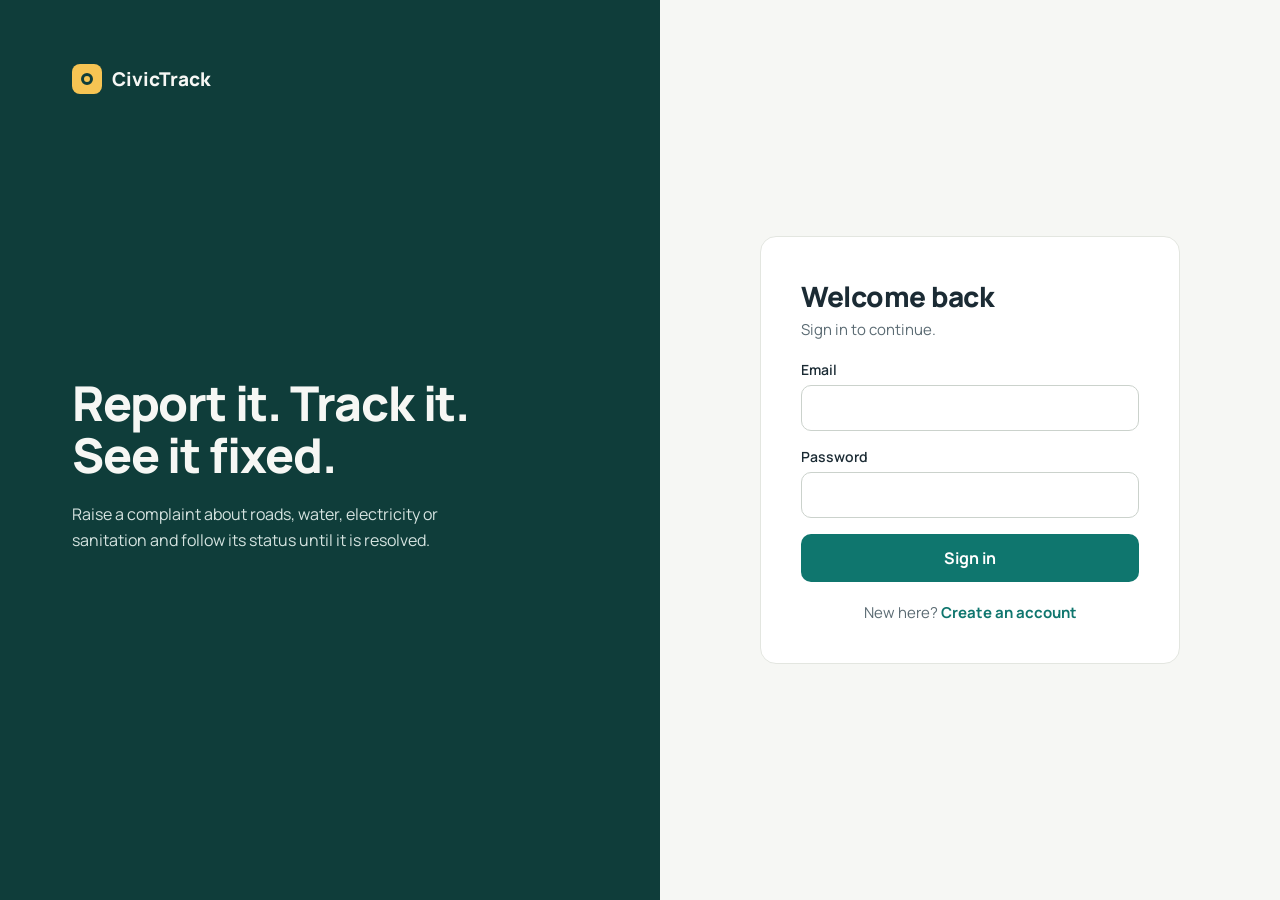
<file: frontend/index.html>
<!doctype html>
<html lang="en">
<head>
  <meta charset="utf-8">
  <meta name="viewport" content="width=device-width, initial-scale=1">
  <title>CivicTrack - Login</title>
  <link rel="preconnect" href="https://fonts.googleapis.com">
  <link href="https://fonts.googleapis.com/css2?family=Manrope:wght@400;500;600;700;800&display=swap" rel="stylesheet">
  <link rel="stylesheet" href="css/style.css">
</head>
<body>
<div class="auth">
  <div class="auth-brand">
    <div class="brand"><div class="logo"><i></i></div>CivicTrack</div>
    <div>
      <h1>Report it. Track it. See it fixed.</h1>
      <p>Raise a complaint about roads, water, electricity or sanitation and follow its status until it is resolved.</p>
    </div>
    <div style="font-size:14px;color:#9DB8B3"></div>
  </div>

  <div class="auth-side">
    <div class="auth-card">

      <!-- LOGIN: backend ka POST /auth/login -->
      <div id="loginBox">
        <h2>Welcome back</h2>
        <p class="sub" style="margin-bottom:20px">Sign in to continue.</p>
        <form id="loginForm">
          <div class="field"><label for="lemail">Email</label><input id="lemail" type="email" required></div>
          <div class="field"><label for="lpass">Password</label><input id="lpass" type="password" required></div>
          <p class="msg" id="loginMsg"></p>
          <button class="btn block" type="submit">Sign in</button>
        </form>
        <p class="switch" style="margin-top:20px">New here? <button type="button" id="toSignup">Create an account</button></p>
      </div>

      <!-- SIGNUP: backend ka POST /auth/signup -->
      <div id="signupBox" hidden>
        <h2>Create account</h2>
        <p class="sub" style="margin-bottom:20px">Citizens can report and track complaints.</p>
        <form id="signupForm">
          <div class="field"><label for="sname">Full name</label><input id="sname" type="text" required></div>
          <div class="field"><label for="semail">Email</label><input id="semail" type="email" required></div>
          <div class="field"><label for="spass">Password</label><input id="spass" type="password" minlength="6" required></div>
          <p class="msg" id="signupMsg"></p>
          <button class="btn block" type="submit">Sign up</button>
        </form>
        <p class="switch" style="margin-top:20px">Already registered? <button type="button" id="toLogin">Sign in</button></p>
      </div>

    </div>
  </div>
</div>

<script src="js/api.js"></script>
<script>
  // Pehle se login hai toh seedha apne page par bhej do.
  if (Auth.token && HOME[Auth.role]) location.href = HOME[Auth.role];

  const loginBox = document.getElementById("loginBox");
  const signupBox = document.getElementById("signupBox");
  document.getElementById("toSignup").onclick = () => { loginBox.hidden = true; signupBox.hidden = false; };
  document.getElementById("toLogin").onclick = () => { signupBox.hidden = true; loginBox.hidden = false; };

  // ---- LOGIN ----
  document.getElementById("loginForm").addEventListener("submit", async (e) => {
    e.preventDefault();
    const msg = document.getElementById("loginMsg");
    showMsg(msg, "");
    try {
      const data = await API.login(
        document.getElementById("lemail").value,
        document.getElementById("lpass").value
      );
      Auth.save(data);                              // token, role, name save
      location.href = HOME[data.role] || "citizen.html";
    } catch (err) {
      showMsg(msg, err.message, "error");
    }
  });

  // ---- SIGNUP ----
  document.getElementById("signupForm").addEventListener("submit", async (e) => {
    e.preventDefault();
    const msg = document.getElementById("signupMsg");
    showMsg(msg, "");
    try {
      await API.signup(
        document.getElementById("sname").value,
        document.getElementById("semail").value,
        document.getElementById("spass").value
      );
      // Account ban gaya. Ab login form par bhej do (login alag step hai).
      document.getElementById("lemail").value = document.getElementById("semail").value;
      signupBox.hidden = true;
      loginBox.hidden = false;
      showMsg(document.getElementById("loginMsg"), "Account created.", "ok");
    } catch (err) {
      showMsg(msg, err.message, "error");
    }
  });
</script>
</body>
</html>
</file>
<file: frontend/css/style.css>
:root {
  --ink: #1B2B34;
  --muted: #5B6B73;
  --teal-dark: #0F3D3A;
  --teal: #0F766E;
  --teal-hover: #0B5A54;
  --gold: #F6C453;
  --bg: #F6F7F4;
  --line: #E3E6E0;
  --line-soft: #ECEFEA;
  --field: #CBD2CC;
}

* { box-sizing: border-box; }
[hidden] { display: none !important; }

body {
  margin: 0;
  font-family: "Manrope", system-ui, sans-serif;
  color: var(--ink);
  background: var(--bg);
  min-height: 100vh;
}
a { color: var(--teal); font-weight: 600; }
h1 { margin: 0; font-size: 32px; font-weight: 800; letter-spacing: -0.7px; }
h2 { margin: 0; font-size: 18px; font-weight: 800; }
.sub { font-size: 15px; color: var(--muted); margin: 4px 0 0; }

/* ---------- top bar ---------- */
.topbar {
  background: var(--teal-dark); color: var(--bg); padding: 14px 40px;
  display: flex; flex-wrap: wrap; align-items: center; justify-content: space-between; gap: 16px;
}
.brand { display: flex; align-items: center; gap: 10px; font-size: 19px; font-weight: 800; }
.logo {
  width: 30px; height: 30px; border-radius: 8px; background: var(--gold);
  display: flex; align-items: center; justify-content: center;
}
.logo i { width: 12px; height: 12px; border-radius: 50%; border: 3px solid var(--teal-dark); }
.topbar-right { display: flex; align-items: center; gap: 12px; font-size: 14px; }
.pill {
  font-size: 12px; font-weight: 700; letter-spacing: 0.6px; text-transform: uppercase;
  padding: 4px 10px; border-radius: 999px; background: var(--gold); color: var(--teal-dark);
}
.pill.admin, .pill.officer { background: #9FD8CF; }
.signout { background: none; border: 0; color: var(--bg); font: inherit; font-weight: 600; cursor: pointer; padding: 0; }

/* ---------- layout ---------- */
.wrap { max-width: 1100px; margin: 0 auto; padding: 36px 40px 48px; display: flex; flex-direction: column; gap: 24px; }
.columns { display: flex; flex-wrap: wrap; gap: 24px; align-items: flex-start; }
.col-main { flex: 1 1 520px; min-width: 0; }
.col-side { flex: 1 1 360px; min-width: 0; }
.card {
  background: #fff; border: 1px solid var(--line); border-radius: 14px; padding: 24px;
  display: flex; flex-direction: column; gap: 14px;
}

/* ---------- stats ---------- */
.stats { display: grid; grid-template-columns: repeat(4, minmax(0, 1fr)); gap: 16px; }
.stat { background: #fff; border: 1px solid var(--line); border-radius: 14px; padding: 20px; }
.stat .label { font-size: 14px; font-weight: 600; color: var(--muted); }
.stat .value { font-size: 34px; font-weight: 800; margin-top: 4px; }

/* ---------- badges + list ---------- */
.badge { display: inline-block; font-size: 13px; font-weight: 700; padding: 5px 12px; border-radius: 999px; white-space: nowrap; }
.badge.pending { background: #FEF3C7; color: #92400E; }
.badge.progress { background: #DBEAFE; color: #1E40AF; }
.badge.resolved { background: #DCFCE7; color: #166534; }
.item {
  display: flex; align-items: center; justify-content: space-between; gap: 16px;
  padding: 16px 0; border-top: 1px solid var(--line-soft);
}
.item .t { font-size: 16px; font-weight: 700; }
.item .m { font-size: 14px; color: var(--muted); margin-top: 4px; }
.empty { color: var(--muted); font-size: 15px; margin: 8px 0; }

/* ---------- forms ---------- */
.field { display: flex; flex-direction: column; gap: 6px;}
label { font-size: 14px; font-weight: 600; }
input, select, textarea {
  font: inherit; font-size: 15px; color: var(--ink); background: #fff;
  border: 1px solid var(--field); border-radius: 10px; padding: 0 14px; height: 46px; width: 100%;
}
textarea { height: auto; padding: 12px 14px; resize: none; }
input:focus, select:focus, textarea:focus { outline: 2px solid var(--teal); outline-offset: 1px; }
.btn {
  display: inline-flex; align-items: center; justify-content: center; height: 46px; padding: 0 24px;
  border-radius: 10px; border: 0; background: var(--teal); color: #fff; font: inherit;
  font-size: 15px; font-weight: 700; cursor: pointer;
}
.btn:hover { background: var(--teal-hover); }
.btn:disabled { opacity: 0.6; cursor: not-allowed; }
.btn.block { width: 100%; height: 48px; font-size: 16px; }
.btn.small { height: 40px; padding: 0 18px; }
.msg { font-size: 14px; font-weight: 600; padding: 10px 14px; border-radius: 10px; margin: 0; }
.msg.error { background: #FEE2E2; color: #991B1B; }
.msg.ok { background: #DCFCE7; color: #166534; }
.msg:empty { display: none; }

/* ---------- table (admin) ---------- */
.table-wrap { background: #fff; border: 1px solid var(--line); border-radius: 14px; overflow-x: auto; }
table { width: 100%; min-width: 760px; border-collapse: collapse; }
th {
  text-align: left; padding: 14px 20px; background: #F0F2EE; font-size: 13px; font-weight: 700;
  color: var(--muted); text-transform: uppercase; letter-spacing: 0.5px;
}
td { padding: 16px 20px; border-top: 1px solid var(--line-soft); font-size: 15px; vertical-align: middle; }
td .t { font-weight: 700; }
td .m { font-size: 13px; color: var(--muted); margin-top: 2px; }
td select { height: 40px; width: 150px; }
.save-cell { display: flex; gap: 8px; align-items: center; }

/* ---------- login page ---------- */
.auth { min-height: 100vh; display: flex; flex-wrap: wrap; }
.auth-brand {
  flex: 1 1 480px; background: var(--teal-dark); color: var(--bg); padding: 64px 72px;
  display: flex; flex-direction: column; justify-content: space-between; gap: 48px;
}
.auth-brand h1 { font-size: 48px; line-height: 1.1; letter-spacing: -1.2px; max-width: 460px; }
.auth-brand p { color: #D5E3E0; font-size: 16px; line-height: 1.6; max-width: 420px; margin: 20px 0 0; }
.auth-side { flex: 1 1 440px; display: flex; align-items: center; justify-content: center; padding: 48px 24px; }
.auth-card {
  width: 100%; max-width: 420px; background: #fff; border: 1px solid var(--line); border-radius: 16px;
  padding: 40px; display: flex; flex-direction: column; gap: 20px;
}
.auth-card h2 { font-size: 28px; letter-spacing: -0.5px; }
.auth-card form { display: flex; flex-direction: column; gap: 16px; }
.switch { font-size: 15px; color: var(--muted); text-align: center; margin: 0; }
.switch button { background: none; border: 0; padding: 0; font: inherit; font-weight: 700; color: var(--teal); cursor: pointer; }

@media (max-width: 700px) {
  .topbar, .wrap { padding-left: 16px; padding-right: 16px; }
  .stats { grid-template-columns: repeat(2, minmax(0, 1fr)); }
  .auth-brand { padding: 40px 24px; }
  .auth-brand h1 { font-size: 34px; }
  .auth-card { padding: 28px 20px; }
}
.thumb { display: block; margin-top: 8px; width: 120px; height: 80px; object-fit: cover; border-radius: 8px; border: 1px solid var(--line); }
</file>
